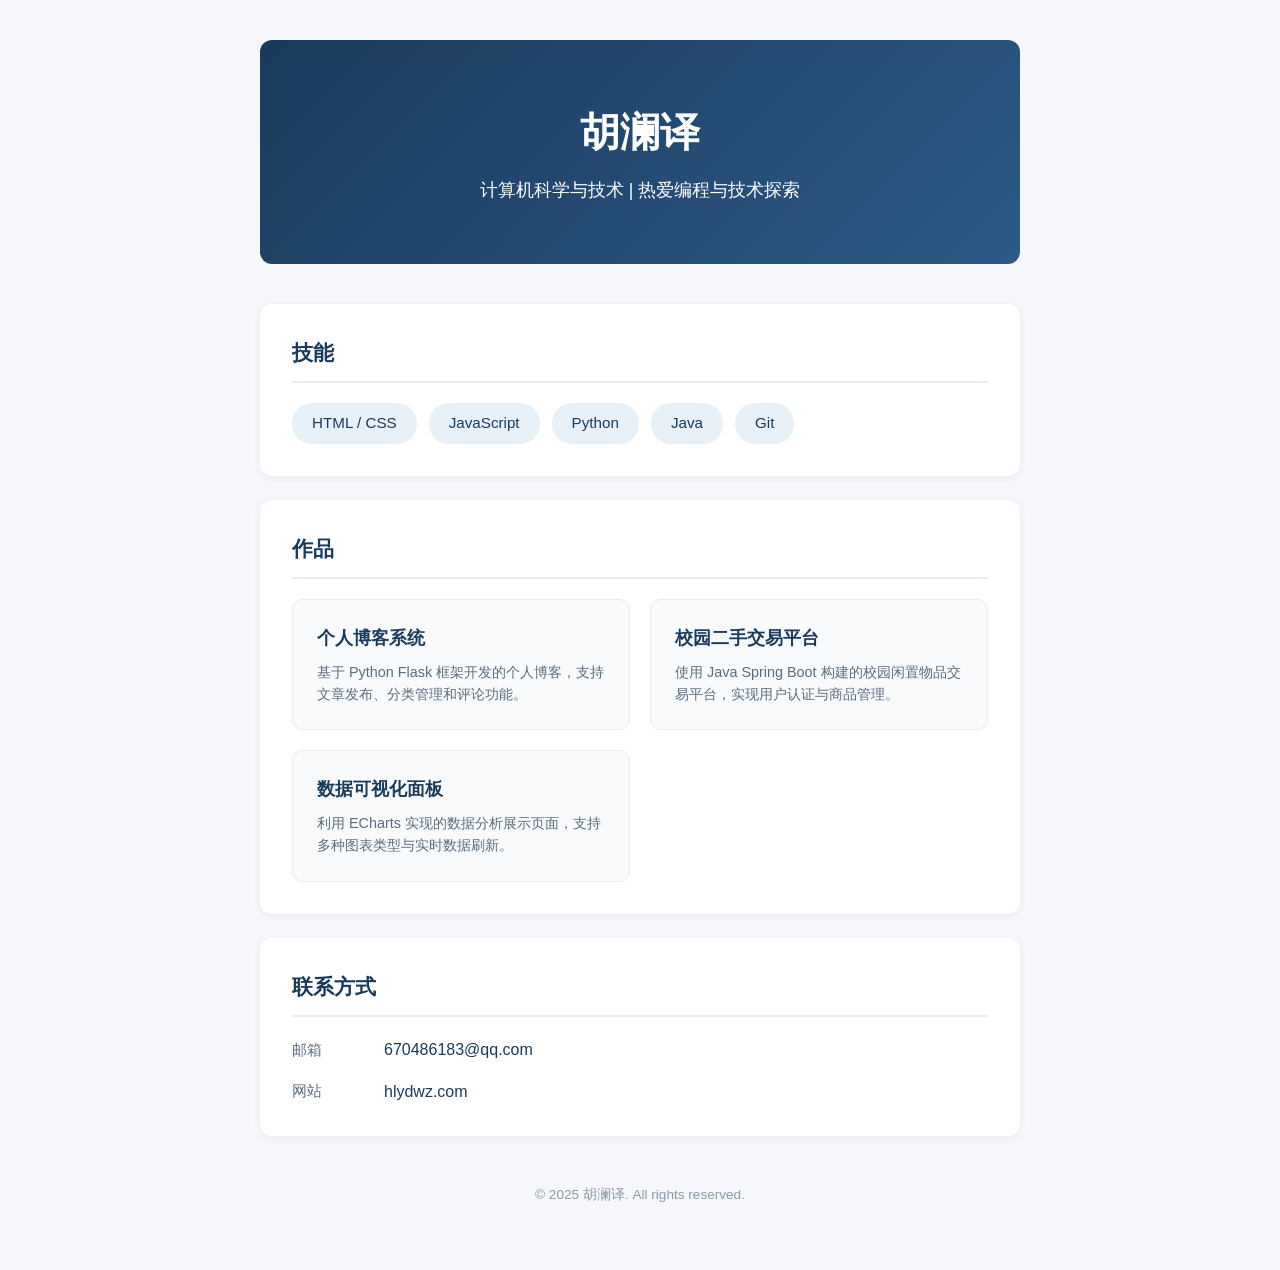
<file: day03/index.html>
<!DOCTYPE html>
<html lang="zh-CN">
<head>
    <meta charset="UTF-8">
    <meta name="viewport" content="width=device-width, initial-scale=1.0">
    <title>胡澜译 - 个人作品集</title>
    <link rel="stylesheet" href="style.css">
</head>
<body>
    <div class="container">
        <!-- 顶部：姓名与简介 -->
        <header class="header">
            <h1>胡澜译</h1>
            <p class="subtitle">计算机科学与技术 | 热爱编程与技术探索</p>
        </header>

        <!-- 技能列表 -->
        <section class="section">
            <h2 class="section-title">技能</h2>
            <div class="skills-list">
                <span class="skill-tag">HTML / CSS</span>
                <span class="skill-tag">JavaScript</span>
                <span class="skill-tag">Python</span>
                <span class="skill-tag">Java</span>
                <span class="skill-tag">Git</span>
            </div>
        </section>

        <!-- 作品展示 -->
        <section class="section">
            <h2 class="section-title">作品</h2>
            <div class="projects-grid">
                <div class="project-card">
                    <h3>个人博客系统</h3>
                    <p>基于 Python Flask 框架开发的个人博客，支持文章发布、分类管理和评论功能。</p>
                </div>
                <div class="project-card">
                    <h3>校园二手交易平台</h3>
                    <p>使用 Java Spring Boot 构建的校园闲置物品交易平台，实现用户认证与商品管理。</p>
                </div>
                <div class="project-card">
                    <h3>数据可视化面板</h3>
                    <p>利用 ECharts 实现的数据分析展示页面，支持多种图表类型与实时数据刷新。</p>
                </div>
            </div>
        </section>

        <!-- 联系方式 -->
        <section class="section">
            <h2 class="section-title">联系方式</h2>
            <div class="contact-info">
                <div class="contact-item">
                    <span class="label">邮箱</span>
                    <span class="value">
                        <a href="mailto:670486183@qq.com">670486183@qq.com</a>
                    </span>
                </div>
                <div class="contact-item">
                    <span class="label">网站</span>
                    <span class="value">
                        <a href="https://hlydwz.com" target="_blank">hlydwz.com</a>
                    </span>
                </div>
            </div>
        </section>

        <!-- 页脚 -->
        <footer class="footer">
            <p>&copy; 2025 胡澜译. All rights reserved.</p>
        </footer>
    </div>

    <script src="script.js"></script>
</body>
</html>
</file>
<file: day03/style.css>
/* 基础重置 */
* {
    margin: 0;
    padding: 0;
    box-sizing: border-box;
}

body {
    font-family: -apple-system, BlinkMacSystemFont, "Segoe UI", "PingFang SC", "Hiragino Sans GB", "Microsoft YaHei", sans-serif;
    background-color: #f5f7fa;
    color: #2c3e50;
    line-height: 1.6;
}

.container {
    max-width: 800px;
    margin: 0 auto;
    padding: 40px 20px;
}

/* 头部区域 */
.header {
    text-align: center;
    padding: 60px 0;
    background: linear-gradient(135deg, #1a3a5c 0%, #2d5a87 100%);
    color: white;
    border-radius: 12px;
    margin-bottom: 40px;
    animation: fadeInDown 0.8s ease;
}

.header h1 {
    font-size: 2.5rem;
    margin-bottom: 12px;
    font-weight: 600;
}

.header .subtitle {
    font-size: 1.1rem;
    opacity: 0.9;
    font-weight: 300;
    animation: fadeIn 1s ease 0.3s both;
}

/* 区块通用样式 */
.section {
    background: white;
    border-radius: 12px;
    padding: 32px;
    margin-bottom: 24px;
    box-shadow: 0 2px 8px rgba(0, 0, 0, 0.06);
    animation: fadeInUp 0.6s ease both;
}

.section:nth-child(2) { animation-delay: 0.1s; }
.section:nth-child(3) { animation-delay: 0.2s; }
.section:nth-child(4) { animation-delay: 0.3s; }

.section-title {
    font-size: 1.3rem;
    color: #1a3a5c;
    margin-bottom: 20px;
    padding-bottom: 12px;
    border-bottom: 2px solid #e8ecf1;
    font-weight: 600;
}

/* 技能列表 */
.skills-list {
    display: flex;
    flex-wrap: wrap;
    gap: 12px;
}

.skill-tag {
    background-color: #e8f0f7;
    color: #1a3a5c;
    padding: 8px 20px;
    border-radius: 20px;
    font-size: 0.95rem;
    font-weight: 500;
    transition: all 0.3s ease;
}

.skill-tag:hover {
    background-color: #1a3a5c;
    color: white;
    transform: scale(1.05);
}

/* 作品卡片 */
.projects-grid {
    display: grid;
    grid-template-columns: repeat(auto-fit, minmax(220px, 1fr));
    gap: 20px;
}

.project-card {
    background: #f8fafc;
    border-radius: 10px;
    padding: 24px;
    border: 1px solid #e8ecf1;
    transition: all 0.3s ease;
}

.project-card:hover {
    transform: translateY(-6px);
    box-shadow: 0 8px 20px rgba(26, 58, 92, 0.15);
    border-color: #1a3a5c;
}

.project-card h3 {
    color: #1a3a5c;
    font-size: 1.1rem;
    margin-bottom: 10px;
    font-weight: 600;
}

.project-card p {
    color: #5a6c7d;
    font-size: 0.9rem;
    line-height: 1.5;
}

/* 联系方式 */
.contact-info {
    display: flex;
    flex-direction: column;
    gap: 16px;
}

.contact-item {
    display: flex;
    align-items: center;
    gap: 12px;
}

.contact-item .label {
    color: #5a6c7d;
    font-size: 0.95rem;
    min-width: 80px;
}

.contact-item .value {
    color: #2c3e50;
    font-weight: 500;
}

.contact-item a {
    color: #1a3a5c;
    text-decoration: none;
}

.contact-item a:hover {
    text-decoration: underline;
}

/* 页脚 */
.footer {
    text-align: center;
    padding: 24px;
    color: #8a9aa8;
    font-size: 0.85rem;
}

/* 动画定义 */
@keyframes fadeIn {
    from { opacity: 0; }
    to { opacity: 1; }
}

@keyframes fadeInDown {
    from {
        opacity: 0;
        transform: translateY(-20px);
    }
    to {
        opacity: 1;
        transform: translateY(0);
    }
}

@keyframes fadeInUp {
    from {
        opacity: 0;
        transform: translateY(20px);
    }
    to {
        opacity: 1;
        transform: translateY(0);
    }
}

/* 响应式调整 */
@media (max-width: 600px) {
    .header h1 {
        font-size: 2rem;
    }

    .section {
        padding: 24px;
    }

    .projects-grid {
        grid-template-columns: 1fr;
    }
}
</file>
